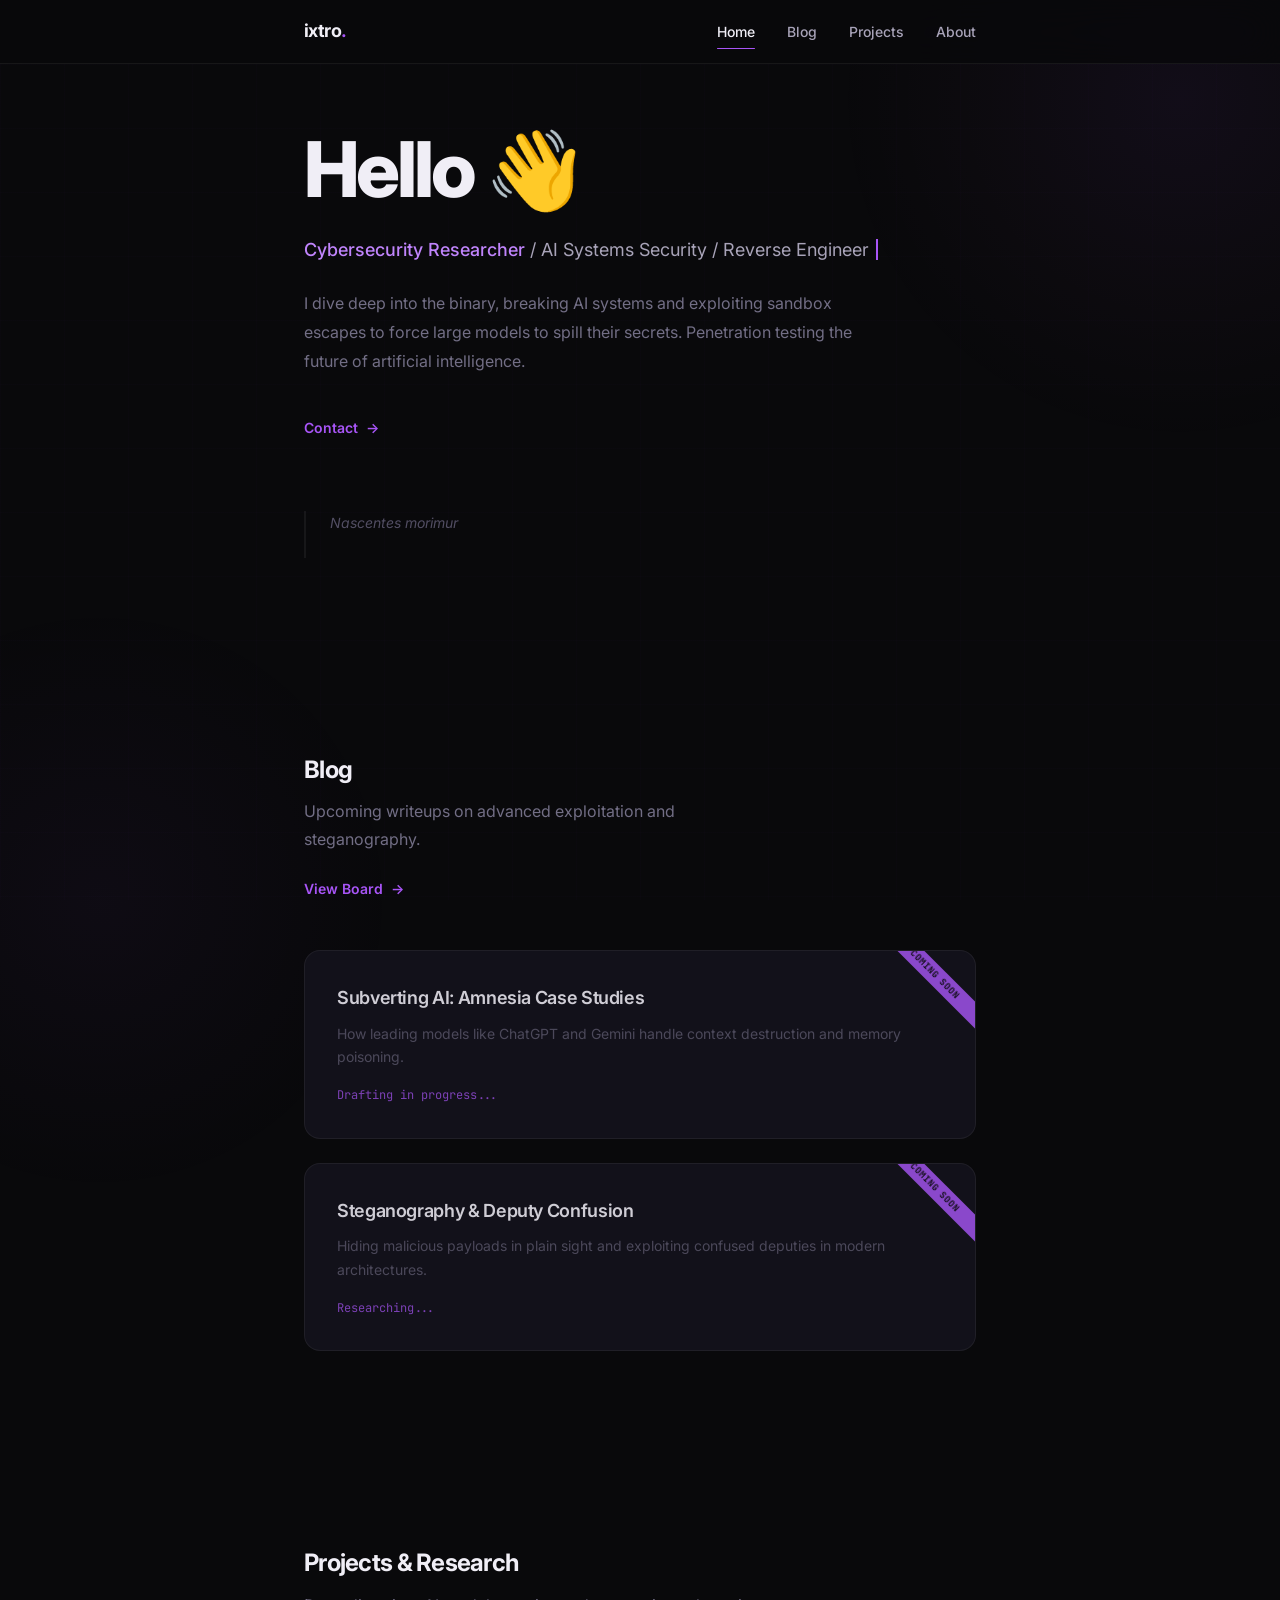
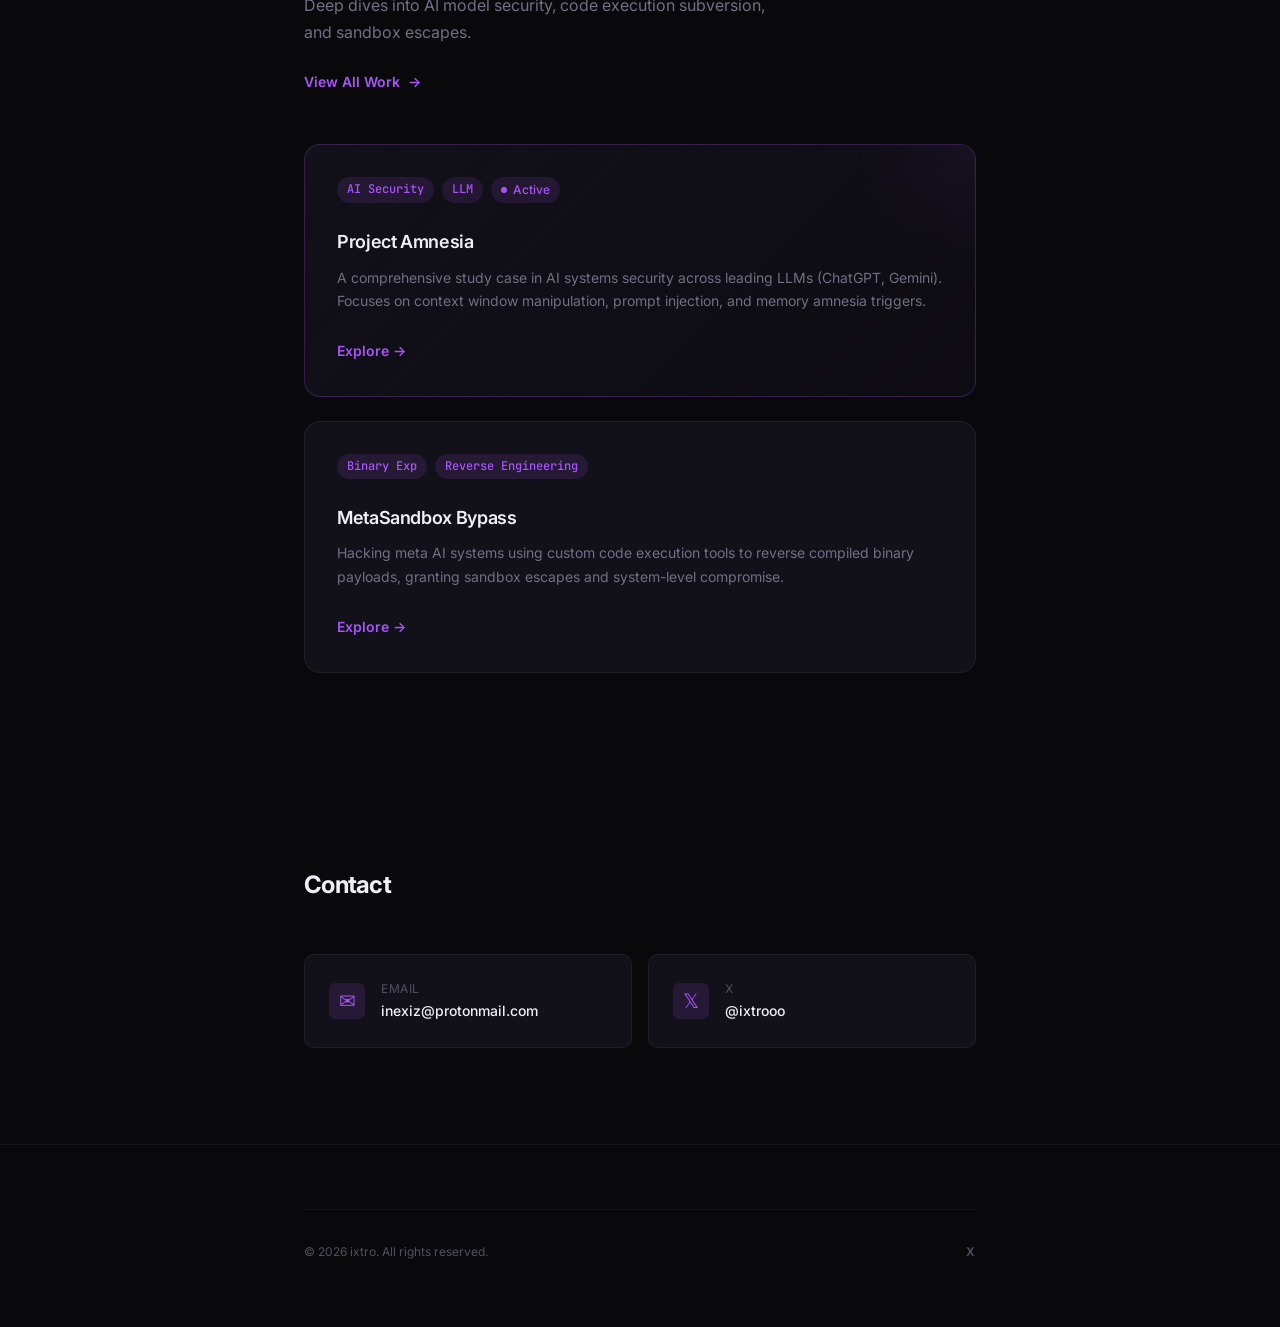
<file: index.html>
<!DOCTYPE html>
<html lang="en">
<head>
  <meta charset="UTF-8">
  <meta name="viewport" content="width=device-width, initial-scale=1.0">
  <title>ixtro — Cybersecurity Researcher</title>
  <meta name="description" content="Cybersecurity researcher, penetration tester, and AI security specialist.">
  <meta name="author" content="ixtro">
  <meta property="og:title" content="ixtro — Cybersecurity Researcher">
  <meta property="og:description" content="Cybersecurity researcher, penetration tester, and AI security specialist.">
  <meta property="og:type" content="website">
  <meta name="theme-color" content="#09090b">
  <link rel="icon" href="favicon.svg" type="image/svg+xml">
  <link rel="stylesheet" href="index.css">
</head>
<body>

  <!-- Navigation -->
  <nav class="nav" id="navbar">
    <div class="nav-inner">
      <a href="index.html" class="nav-logo">ixtro<span class="logo-dot">.</span></a>
      <div class="nav-links">
        <a href="index.html" class="active">Home</a>
        <a href="blog.html">Blog</a>
        <a href="projects.html">Projects</a>
        <a href="about.html">About</a>
      </div>
      <button class="nav-toggle" id="navToggle" aria-label="Toggle menu">
        <span></span>
        <span></span>
        <span></span>
      </button>
    </div>
  </nav>

  <!-- Mobile Menu -->
  <div class="mobile-menu" id="mobileMenu">
    <a href="index.html" class="active">Home</a>
    <a href="blog.html">Blog</a>
    <a href="projects.html">Projects</a>
    <a href="about.html">About</a>
  </div>

  <div class="glow-orb-bottom"></div>

  <main class="container">
    <!-- Hero Section -->
    <section class="hero" id="hero">
      <h1 class="hero-greeting reveal">
        Hello <span class="wave">👋</span>
      </h1>
      <p class="hero-tagline reveal reveal-delay-1">
        <span class="highlight">Cybersecurity Researcher</span> / AI Systems Security / Reverse Engineer
      </p>
      <p class="hero-bio reveal reveal-delay-2">
        I dive deep into the binary, breaking AI systems and exploiting sandbox escapes to force large models to spill their secrets. Penetration testing the future of artificial intelligence.
      </p>
      <a href="mailto:inexiz@protonmail.com" class="hero-cta reveal reveal-delay-3">
        Contact <span class="arrow">→</span>
      </a>

      <div class="mottos reveal reveal-delay-4">
        <p class="motto">
          Nascentes morimur
          <span class="motto-translation">"From the moment we are born, we begin to die."</span>
        </p>
      </div>
    </section>

    <!-- Blog Section -->
    <section class="section reveal" id="blog-section">
      <div class="section-header">
        <h2 class="section-title">Blog</h2>
        <p class="section-subtitle">Upcoming writeups on advanced exploitation and steganography.</p>
        <a href="blog.html" class="section-link">View Board <span>→</span></a>
      </div>

      <div class="card-grid">
        <div class="hint-card reveal reveal-delay-1">
          <h3 class="post-title">Subverting AI: Amnesia Case Studies</h3>
          <p class="post-excerpt">How leading models like ChatGPT and Gemini handle context destruction and memory poisoning.</p>
          <div class="hint-teaser">Drafting in progress...</div>
        </div>

        <div class="hint-card reveal reveal-delay-2">
          <h3 class="post-title">Steganography & Deputy Confusion</h3>
          <p class="post-excerpt">Hiding malicious payloads in plain sight and exploiting confused deputies in modern architectures.</p>
          <div class="hint-teaser">Researching...</div>
        </div>
      </div>
    </section>

    <!-- Projects Section -->
    <section class="section reveal" id="projects-section">
      <div class="section-header">
        <h2 class="section-title">Projects & Research</h2>
        <p class="section-subtitle">Deep dives into AI model security, code execution subversion, and sandbox escapes.</p>
        <a href="projects.html" class="section-link">View All Work <span>→</span></a>
      </div>

      <div class="card-grid">
        <div class="card card-featured reveal reveal-delay-1">
          <div class="card-tags">
            <span class="tag">AI Security</span>
            <span class="tag">LLM</span>
            <span class="status-badge status-active">Active</span>
          </div>
          <h3 class="card-title">Project Amnesia</h3>
          <p class="card-description">A comprehensive study case in AI systems security across leading LLMs (ChatGPT, Gemini). Focuses on context window manipulation, prompt injection, and memory amnesia triggers.</p>
          <a href="projects.html" class="card-link">Explore <span>→</span></a>
        </div>

        <div class="card reveal reveal-delay-2">
          <div class="card-tags">
            <span class="tag">Binary Exp</span>
            <span class="tag">Reverse Engineering</span>
          </div>
          <h3 class="card-title">MetaSandbox Bypass</h3>
          <p class="card-description">Hacking meta AI systems using custom code execution tools to reverse compiled binary payloads, granting sandbox escapes and system-level compromise.</p>
          <a href="projects.html" class="card-link">Explore <span>→</span></a>
        </div>
      </div>
    </section>

    <!-- Contact Section -->
    <section class="section reveal" id="contact-section">
      <div class="section-header">
        <h2 class="section-title">Contact</h2>
      </div>
      <div class="contact-grid">
        <a href="mailto:inexiz@protonmail.com" class="contact-item reveal reveal-delay-1">
          <div class="contact-icon">✉</div>
          <div>
            <div class="contact-label">Email</div>
            <div class="contact-value">inexiz@protonmail.com</div>
          </div>
        </a>
        <a href="https://x.com/ixtrooo" target="_blank" rel="noopener" class="contact-item reveal reveal-delay-2">
          <div class="contact-icon">𝕏</div>
          <div>
            <div class="contact-label">X</div>
            <div class="contact-value">@ixtrooo</div>
          </div>
        </a>
      </div>
    </section>
  </main>

  <!-- Footer -->
  <footer class="footer">
    <div class="footer-inner">
      <div class="footer-bottom">
        <div class="footer-copyright">© 2026 ixtro. All rights reserved.</div>
        <div class="footer-social">
          <a href="https://x.com/ixtrooo" target="_blank" rel="noopener">X</a>
          <!-- Hidden Admin Link -->
          <a href="admin.html" style="opacity: 0.1; position: absolute; right: 0; bottom: 0; width: 20px; height: 20px; text-decoration: none; color: transparent;">π</a>
        </div>
      </div>
    </div>
  </footer>

  <script src="main.js"></script>
</body>
</html>
</file>
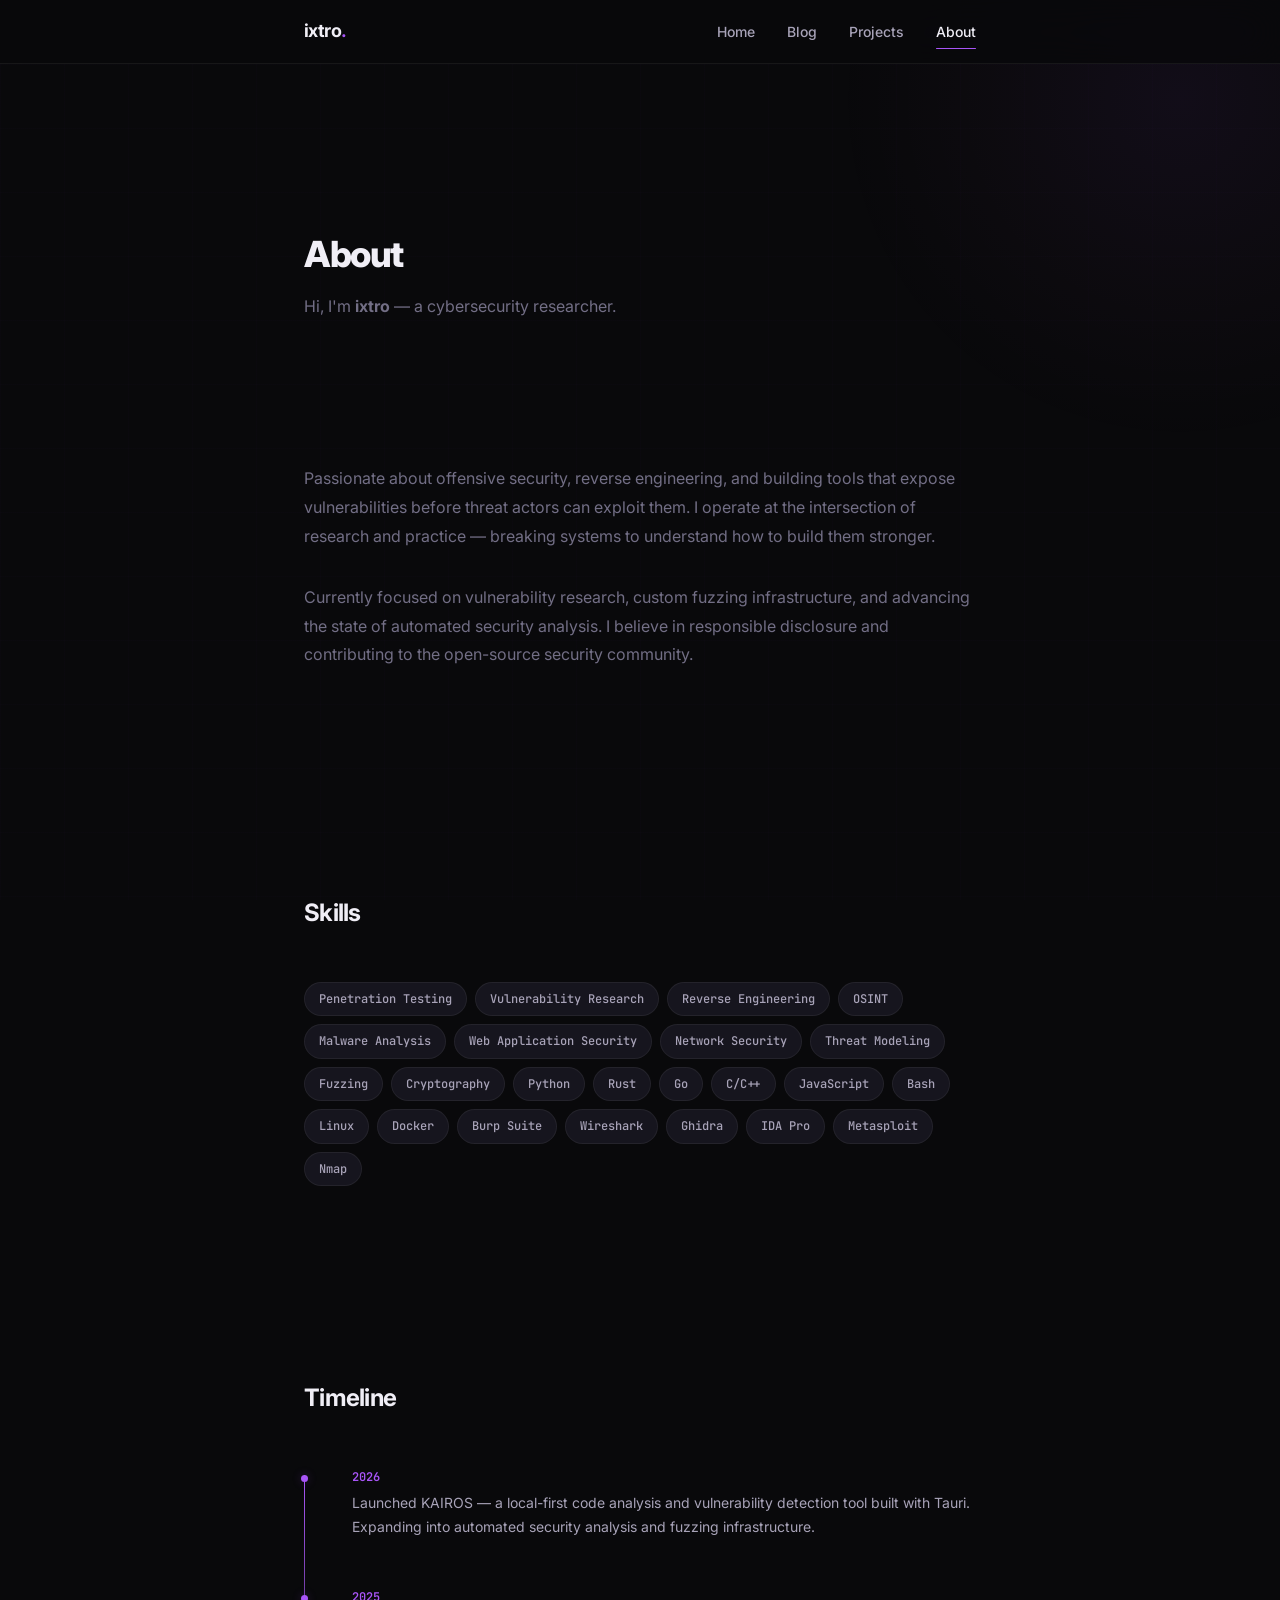
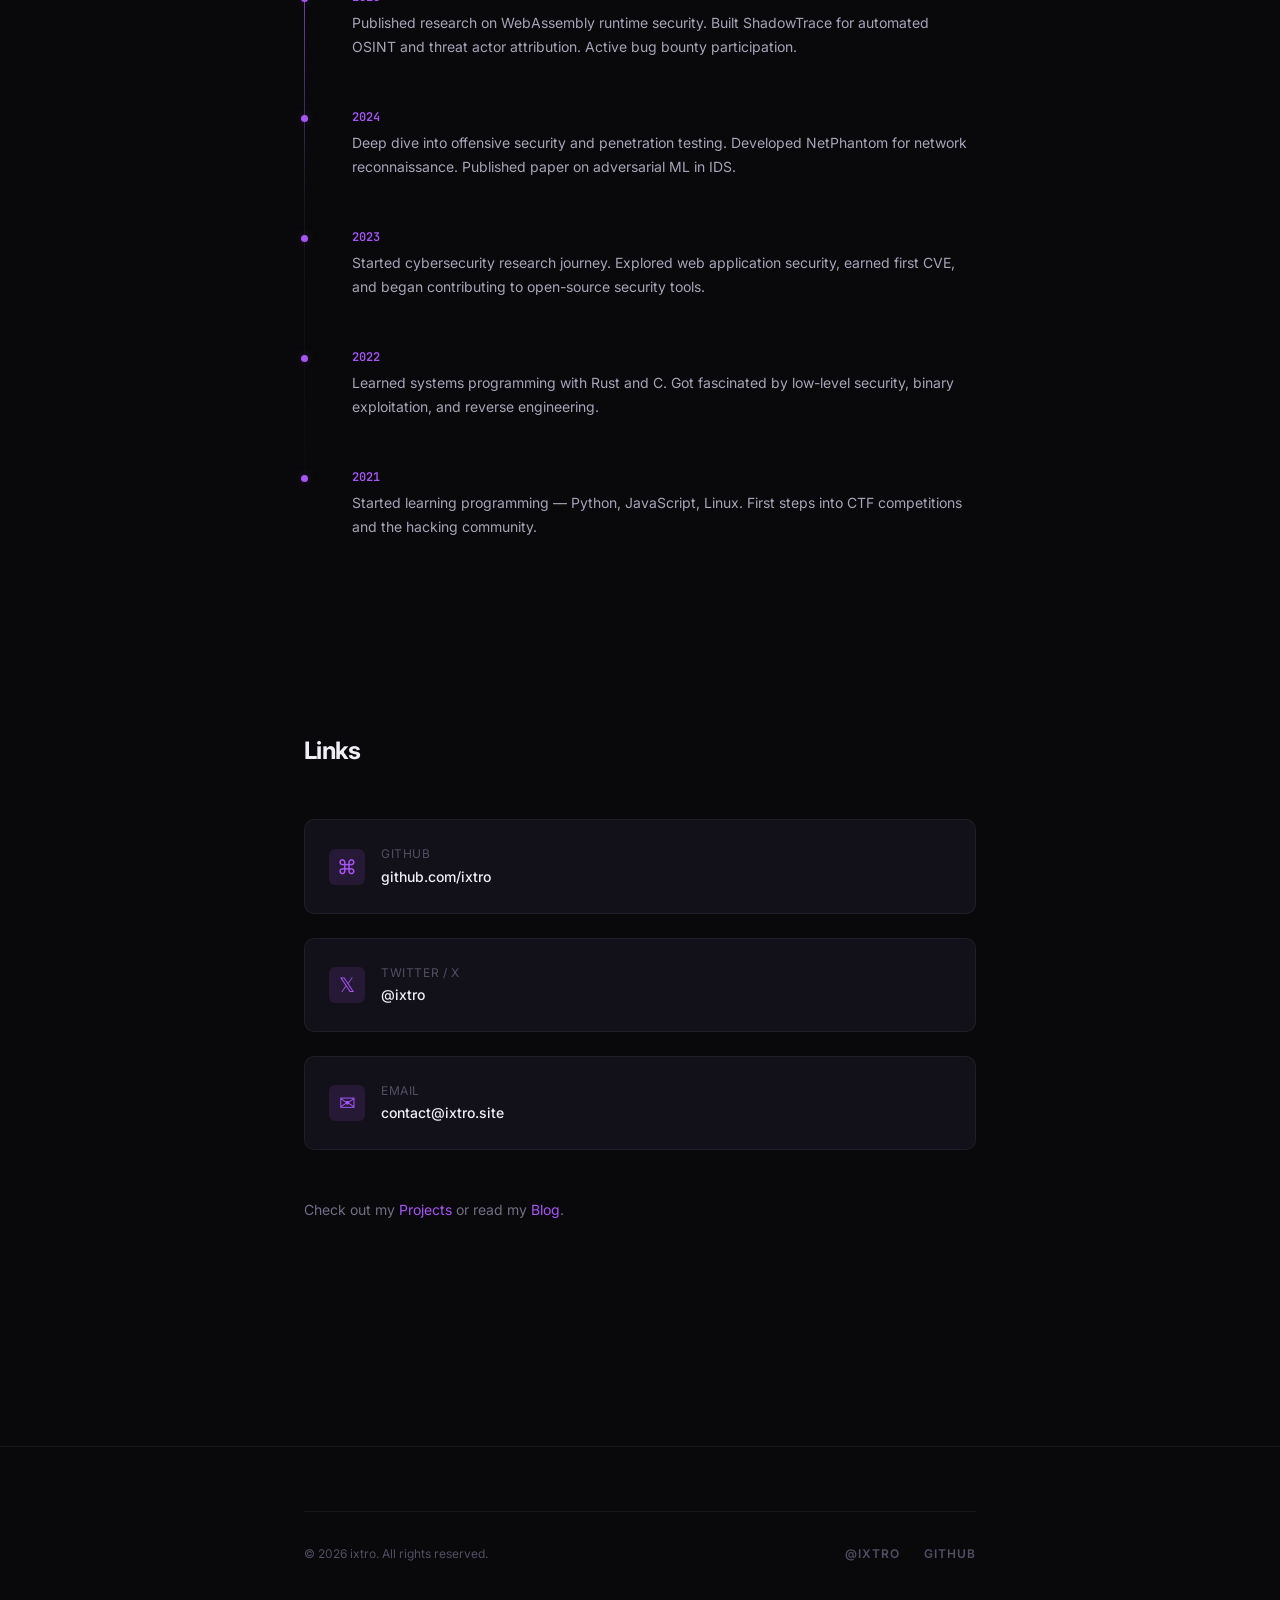
<file: about.html>
<!DOCTYPE html>
<html lang="en">
<head>
  <meta charset="UTF-8">
  <meta name="viewport" content="width=device-width, initial-scale=1.0">
  <title>About | ixtro</title>
  <meta name="description" content="About ixtro — cybersecurity researcher, penetration tester, and digital explorer.">
  <meta name="author" content="ixtro">
  <meta property="og:title" content="About | ixtro">
  <meta property="og:description" content="About ixtro — cybersecurity researcher, penetration tester, and digital explorer.">
  <meta name="theme-color" content="#0a0a0b">
  <link rel="icon" href="favicon.svg" type="image/svg+xml">
  <link rel="stylesheet" href="index.css">
</head>
<body>

  <!-- Navigation -->
  <nav class="nav" id="navbar">
    <div class="nav-inner">
      <a href="index.html" class="nav-logo">ixtro<span class="logo-dot">.</span></a>
      <div class="nav-links">
        <a href="index.html">Home</a>
        <a href="blog.html">Blog</a>
        <a href="projects.html">Projects</a>
        <a href="about.html" class="active">About</a>
      </div>
      <button class="nav-toggle" id="navToggle" aria-label="Toggle menu">
        <span></span>
        <span></span>
        <span></span>
      </button>
    </div>
  </nav>

  <!-- Mobile Menu -->
  <div class="mobile-menu" id="mobileMenu">
    <a href="index.html">Home</a>
    <a href="blog.html">Blog</a>
    <a href="projects.html">Projects</a>
    <a href="about.html" class="active">About</a>
  </div>

  <main class="container page-content">
    <!-- Page Header -->
    <header class="page-header reveal">
      <h1 class="page-title">About</h1>
      <p class="page-description">
        Hi, I'm <strong>ixtro</strong> — a cybersecurity researcher.
      </p>
    </header>

    <!-- Bio -->
    <section class="section reveal">
      <p class="hero-bio" style="max-width: 100%;">
        Passionate about offensive security, reverse engineering, and building tools that expose 
        vulnerabilities before threat actors can exploit them. I operate at the intersection of 
        research and practice — breaking systems to understand how to build them stronger.
      </p>
      <p class="hero-bio" style="max-width: 100%; margin-top: var(--space-md);">
        Currently focused on vulnerability research, custom fuzzing infrastructure, and 
        advancing the state of automated security analysis. I believe in responsible disclosure 
        and contributing to the open-source security community.
      </p>
    </section>

    <!-- Skills -->
    <section class="section reveal">
      <div class="section-header">
        <h2 class="section-title">Skills</h2>
      </div>
      <div class="skills-grid">
        <span class="skill-badge">Penetration Testing</span>
        <span class="skill-badge">Vulnerability Research</span>
        <span class="skill-badge">Reverse Engineering</span>
        <span class="skill-badge">OSINT</span>
        <span class="skill-badge">Malware Analysis</span>
        <span class="skill-badge">Web Application Security</span>
        <span class="skill-badge">Network Security</span>
        <span class="skill-badge">Threat Modeling</span>
        <span class="skill-badge">Fuzzing</span>
        <span class="skill-badge">Cryptography</span>
        <span class="skill-badge">Python</span>
        <span class="skill-badge">Rust</span>
        <span class="skill-badge">Go</span>
        <span class="skill-badge">C/C++</span>
        <span class="skill-badge">JavaScript</span>
        <span class="skill-badge">Bash</span>
        <span class="skill-badge">Linux</span>
        <span class="skill-badge">Docker</span>
        <span class="skill-badge">Burp Suite</span>
        <span class="skill-badge">Wireshark</span>
        <span class="skill-badge">Ghidra</span>
        <span class="skill-badge">IDA Pro</span>
        <span class="skill-badge">Metasploit</span>
        <span class="skill-badge">Nmap</span>
      </div>
    </section>

    <!-- Timeline -->
    <section class="section reveal">
      <div class="section-header">
        <h2 class="section-title">Timeline</h2>
      </div>
      <div class="timeline">
        <div class="timeline-item reveal">
          <div class="timeline-year">2026</div>
          <div class="timeline-content">
            Launched KAIROS — a local-first code analysis and vulnerability detection tool built with Tauri. 
            Expanding into automated security analysis and fuzzing infrastructure.
          </div>
        </div>
        <div class="timeline-item reveal">
          <div class="timeline-year">2025</div>
          <div class="timeline-content">
            Published research on WebAssembly runtime security. Built ShadowTrace for automated OSINT 
            and threat actor attribution. Active bug bounty participation.
          </div>
        </div>
        <div class="timeline-item reveal">
          <div class="timeline-year">2024</div>
          <div class="timeline-content">
            Deep dive into offensive security and penetration testing. Developed NetPhantom for 
            network reconnaissance. Published paper on adversarial ML in IDS.
          </div>
        </div>
        <div class="timeline-item reveal">
          <div class="timeline-year">2023</div>
          <div class="timeline-content">
            Started cybersecurity research journey. Explored web application security, 
            earned first CVE, and began contributing to open-source security tools.
          </div>
        </div>
        <div class="timeline-item reveal">
          <div class="timeline-year">2022</div>
          <div class="timeline-content">
            Learned systems programming with Rust and C. Got fascinated by low-level 
            security, binary exploitation, and reverse engineering.
          </div>
        </div>
        <div class="timeline-item reveal">
          <div class="timeline-year">2021</div>
          <div class="timeline-content">
            Started learning programming — Python, JavaScript, Linux. First steps into 
            CTF competitions and the hacking community.
          </div>
        </div>
      </div>
    </section>

    <!-- Links -->
    <section class="section reveal">
      <div class="section-header">
        <h2 class="section-title">Links</h2>
      </div>
      <div class="card-grid">
        <a href="https://github.com/ixtro" target="_blank" rel="noopener" class="contact-item reveal reveal-delay-1">
          <div class="contact-icon">⌘</div>
          <div>
            <div class="contact-label">GitHub</div>
            <div class="contact-value">github.com/ixtro</div>
          </div>
        </a>
        <a href="https://twitter.com/ixtro" target="_blank" rel="noopener" class="contact-item reveal reveal-delay-2">
          <div class="contact-icon">𝕏</div>
          <div>
            <div class="contact-label">Twitter / X</div>
            <div class="contact-value">@ixtro</div>
          </div>
        </a>
        <a href="mailto:contact@ixtro.site" class="contact-item reveal reveal-delay-3">
          <div class="contact-icon">✉</div>
          <div>
            <div class="contact-label">Email</div>
            <div class="contact-value">contact@ixtro.site</div>
          </div>
        </a>
      </div>
      <p style="margin-top: var(--space-2xl); color: var(--text-tertiary); font-size: var(--text-sm);">
        Check out my <a href="projects.html" style="color: var(--accent);">Projects</a> or read my <a href="blog.html" style="color: var(--accent);">Blog</a>.
      </p>
    </section>
  </main>

  <!-- Footer -->
  <footer class="footer">
    <div class="footer-inner">
      <div class="footer-bottom">
        <div class="footer-copyright">© 2026 ixtro. All rights reserved.</div>
        <div class="footer-social">
          <a href="https://twitter.com/ixtro" target="_blank" rel="noopener">@IXTRO</a>
          <a href="https://github.com/ixtro" target="_blank" rel="noopener">GITHUB</a>
        </div>
      </div>
    </div>
  </footer>

  <script src="main.js"></script>
</body>
</html>
</file>
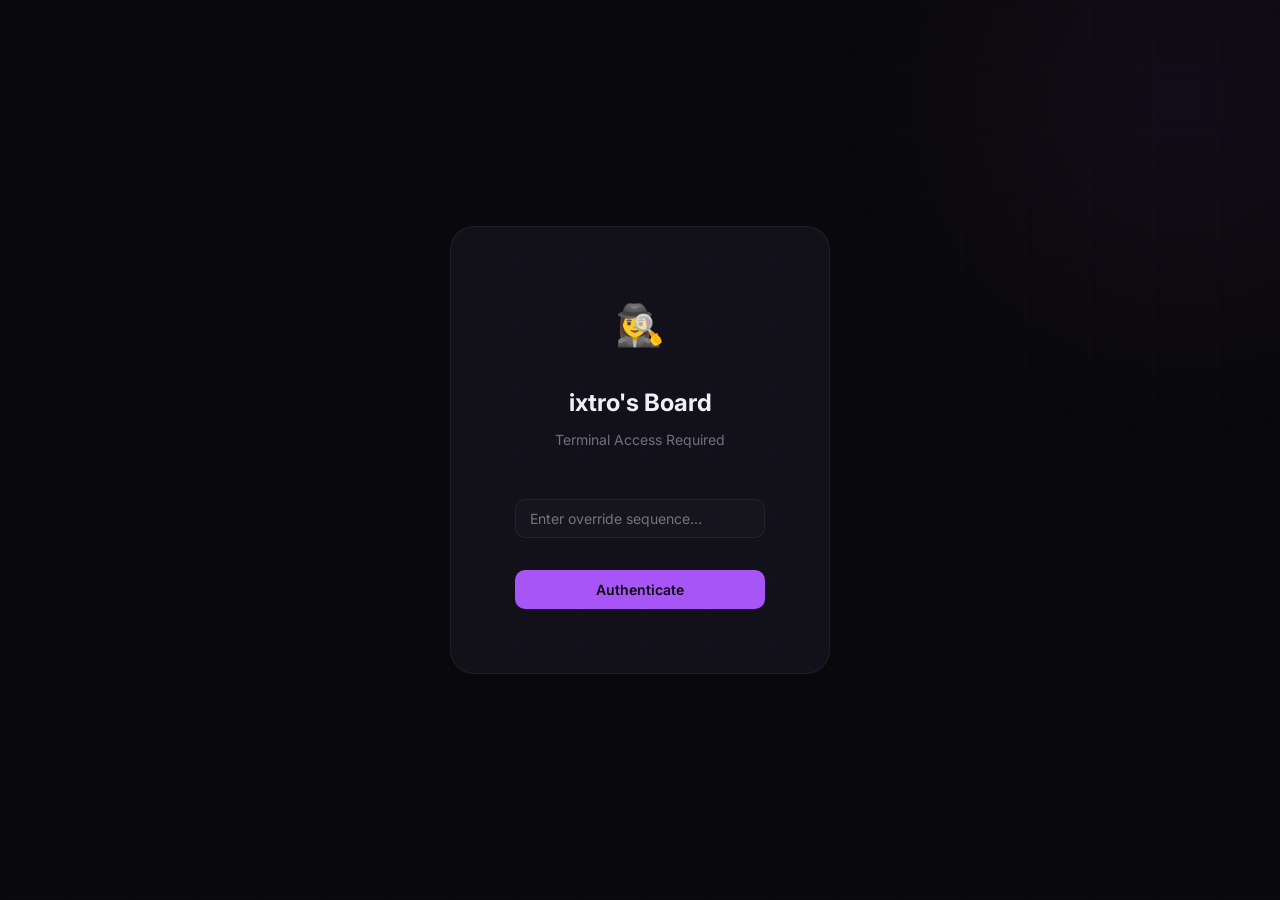
<file: admin.html>
<!DOCTYPE html>
<html lang="en">
<head>
  <meta charset="UTF-8">
  <meta name="viewport" content="width=device-width, initial-scale=1.0">
  <title>Admin Panel | ixtro</title>
  <meta name="robots" content="noindex, nofollow">
  <meta name="theme-color" content="#09090b">
  <link rel="icon" href="favicon.svg" type="image/svg+xml">
  <link rel="stylesheet" href="index.css">
  <style>
    /* Prevent raw content from showing before auth check */
    body { display: none; }
    body.auth-checked { display: block; }
  </style>
</head>
<body>

  <!-- Login Section -->
  <div id="login-view" class="admin-login" style="display: none;">
    <div class="login-card">
      <div class="logo-icon">🕵️‍♀️</div>
      <h1>ixtro's Board</h1>
      <p>Terminal Access Required</p>
      
      <form id="login-form">
        <div class="form-group">
          <input type="password" id="admin-password" class="admin-input" placeholder="Enter override sequence..." autocomplete="off">
        </div>
        <button type="submit" class="btn btn-primary btn-block">Authenticate</button>
      </form>
    </div>
  </div>

  <!-- Admin Dashboard -->
  <div id="dashboard-view" class="admin-layout" style="display: none;">
    <header class="admin-header">
      <h1>Dashboard <span style="color: var(--accent); font-weight: 300;">// IXTRO</span></h1>
      <button id="btn-logout" class="btn btn-secondary btn-sm">Logout</button>
    </header>

    <div class="admin-tabs">
      <button class="admin-tab active" data-tab="blogs">Blog Drafts</button>
      <button class="admin-tab" data-tab="projects">Projects</button>
    </div>

    <!-- Blogs Tab -->
    <div id="tab-blogs" class="tab-content">
      <div style="display: flex; justify-content: space-between; align-items: center; margin-bottom: var(--space-xl);">
        <h2>Private Writeups</h2>
        <button class="btn btn-primary btn-sm" onclick="openEditor('blog')">+ New Draft</button>
      </div>
      
      <div id="admin-blog-list">
        <!-- Rendered by JS -->
      </div>
    </div>

    <!-- Projects Tab -->
    <div id="tab-projects" class="tab-content" style="display: none;">
      <div style="display: flex; justify-content: space-between; align-items: center; margin-bottom: var(--space-xl);">
        <h2>Research Tracking</h2>
        <button class="btn btn-primary btn-sm" onclick="openEditor('project')">+ New Project</button>
      </div>
      
      <div id="admin-project-list">
        <!-- Rendered by JS -->
      </div>
    </div>
  </div>

  <!-- Editor Modal -->
  <div id="editor-modal" class="modal-overlay">
    <div class="modal">
      <div class="modal-header">
        <h2 id="modal-title">Edit Entry</h2>
        <button class="modal-close" onclick="closeEditor()">×</button>
      </div>
      <form id="editor-form">
        <input type="hidden" id="entry-id">
        <input type="hidden" id="entry-type">
        
        <div class="form-group">
          <label class="admin-label">Title</label>
          <input type="text" id="entry-title" class="admin-input" required>
        </div>
        
        <div class="form-group">
          <label class="admin-label">Tags (comma separated)</label>
          <input type="text" id="entry-tags" class="admin-input" placeholder="e.g. Reverse Engineering, AI Security">
        </div>
        
        <div class="form-group">
          <label class="admin-label">Status</label>
          <select id="entry-status" class="admin-select">
            <option value="draft">Draft (Hidden)</option>
            <option value="published">Published (Public)</option>
          </select>
        </div>
        
        <div class="form-group">
          <label class="admin-label">Content / Description</label>
          <textarea id="entry-content" class="admin-textarea" required></textarea>
        </div>
        
        <div class="modal-actions">
          <button type="button" class="btn btn-secondary" onclick="closeEditor()">Cancel</button>
          <button type="submit" class="btn btn-primary">Save Changes</button>
        </div>
      </form>
    </div>
  </div>

  <div id="toast-container" class="toast-container"></div>

  <script src="admin.js"></script>
</body>
</html>
</file>
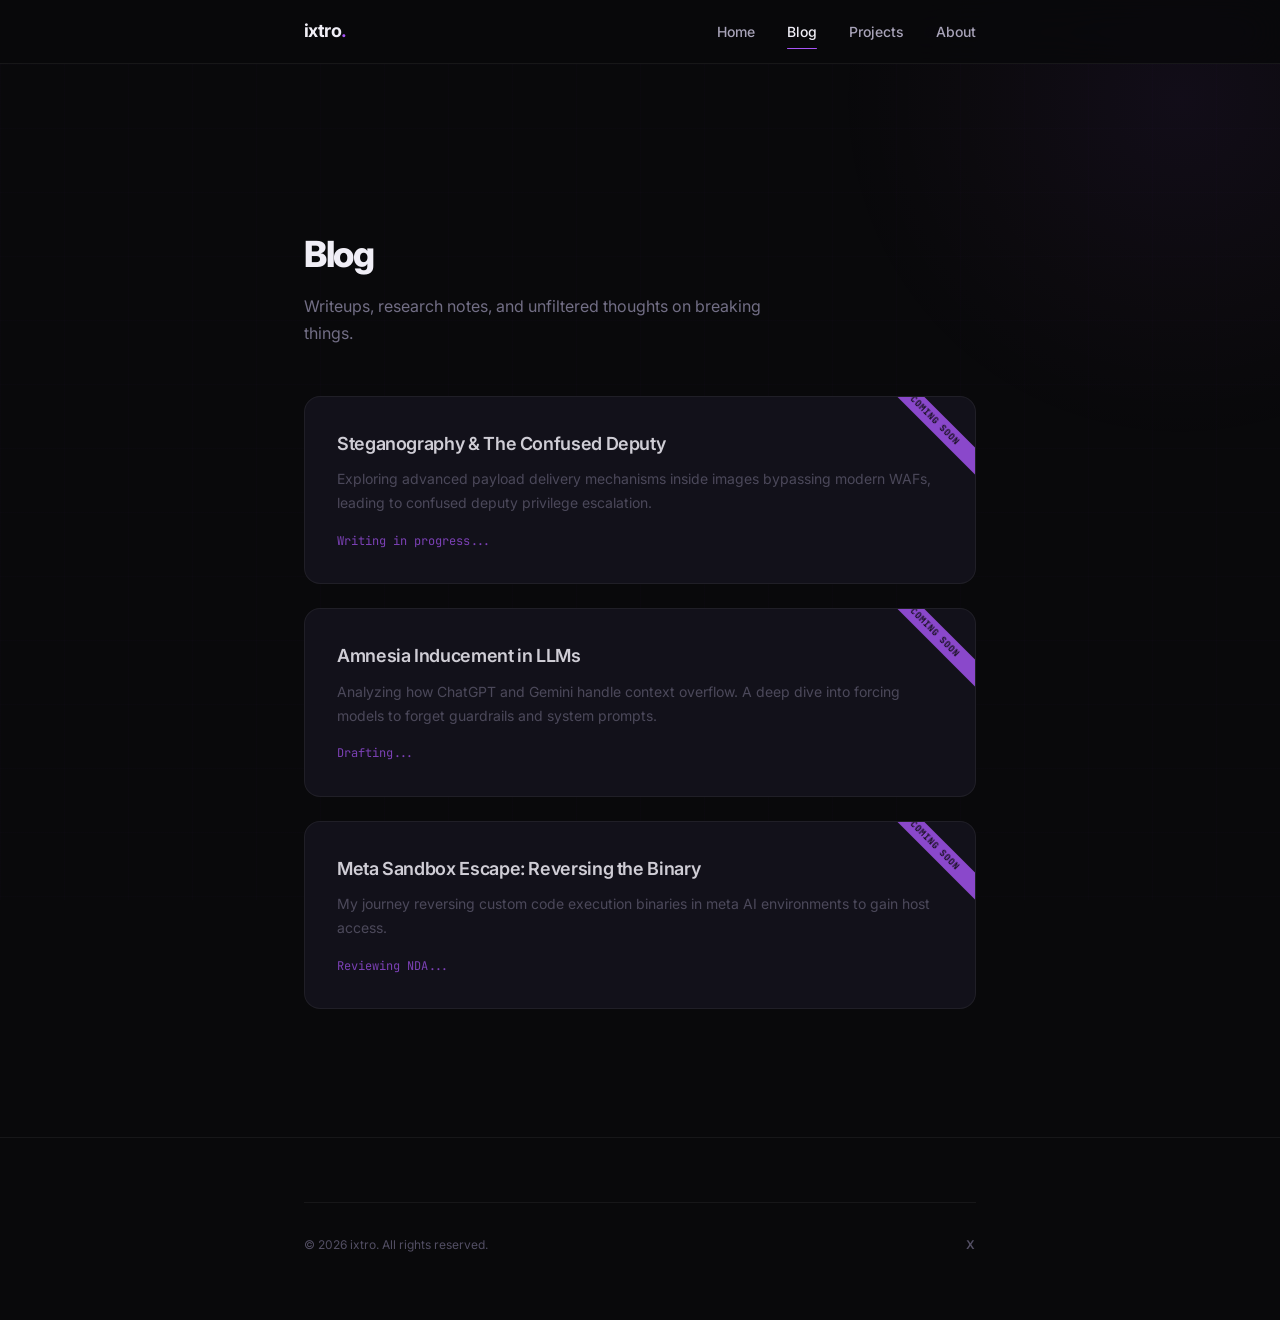
<file: blog.html>
<!DOCTYPE html>
<html lang="en">
<head>
  <meta charset="UTF-8">
  <meta name="viewport" content="width=device-width, initial-scale=1.0">
  <title>Blog | ixtro</title>
  <meta name="description" content="Thoughts, writeups, and research by ixtro.">
  <meta name="author" content="ixtro">
  <meta property="og:title" content="Blog | ixtro">
  <meta property="og:description" content="Thoughts, writeups, and research by ixtro.">
  <meta name="theme-color" content="#09090b">
  <link rel="icon" href="favicon.svg" type="image/svg+xml">
  <link rel="stylesheet" href="index.css">
</head>
<body>

  <!-- Navigation -->
  <nav class="nav" id="navbar">
    <div class="nav-inner">
      <a href="index.html" class="nav-logo">ixtro<span class="logo-dot">.</span></a>
      <div class="nav-links">
        <a href="index.html">Home</a>
        <a href="blog.html" class="active">Blog</a>
        <a href="projects.html">Projects</a>
        <a href="about.html">About</a>
      </div>
      <button class="nav-toggle" id="navToggle" aria-label="Toggle menu">
        <span></span>
        <span></span>
        <span></span>
      </button>
    </div>
  </nav>

  <!-- Mobile Menu -->
  <div class="mobile-menu" id="mobileMenu">
    <a href="index.html">Home</a>
    <a href="blog.html" class="active">Blog</a>
    <a href="projects.html">Projects</a>
    <a href="about.html">About</a>
  </div>

  <main class="container page-content">
    <!-- Page Header -->
    <header class="page-header reveal">
      <h1 class="page-title">Blog</h1>
      <p class="page-description">Writeups, research notes, and unfiltered thoughts on breaking things.</p>
    </header>

    <!-- Dynamic Blog Posts Container -->
    <div id="blog-container" class="card-grid">
      
      <!-- Hardcoded hints -->
      <div class="hint-card reveal">
        <h3 class="post-title">Steganography & The Confused Deputy</h3>
        <p class="post-excerpt">
          Exploring advanced payload delivery mechanisms inside images bypassing modern WAFs, leading to confused deputy privilege escalation.
        </p>
        <div class="hint-teaser">Writing in progress...</div>
      </div>

      <div class="hint-card reveal reveal-delay-1">
        <h3 class="post-title">Amnesia Inducement in LLMs</h3>
        <p class="post-excerpt">
          Analyzing how ChatGPT and Gemini handle context overflow. A deep dive into forcing models to forget guardrails and system prompts.
        </p>
        <div class="hint-teaser">Drafting...</div>
      </div>

      <div class="hint-card reveal reveal-delay-2">
        <h3 class="post-title">Meta Sandbox Escape: Reversing the Binary</h3>
        <p class="post-excerpt">
          My journey reversing custom code execution binaries in meta AI environments to gain host access.
        </p>
        <div class="hint-teaser">Reviewing NDA...</div>
      </div>

    </div>
  </main>

  <!-- Footer -->
  <footer class="footer">
    <div class="footer-inner">
      <div class="footer-bottom">
        <div class="footer-copyright">© 2026 ixtro. All rights reserved.</div>
        <div class="footer-social">
          <a href="https://x.com/ixtrooo" target="_blank" rel="noopener">X</a>
        </div>
      </div>
    </div>
  </footer>

  <script src="main.js"></script>
  <script src="content-loader.js"></script>
</body>
</html>
</file>
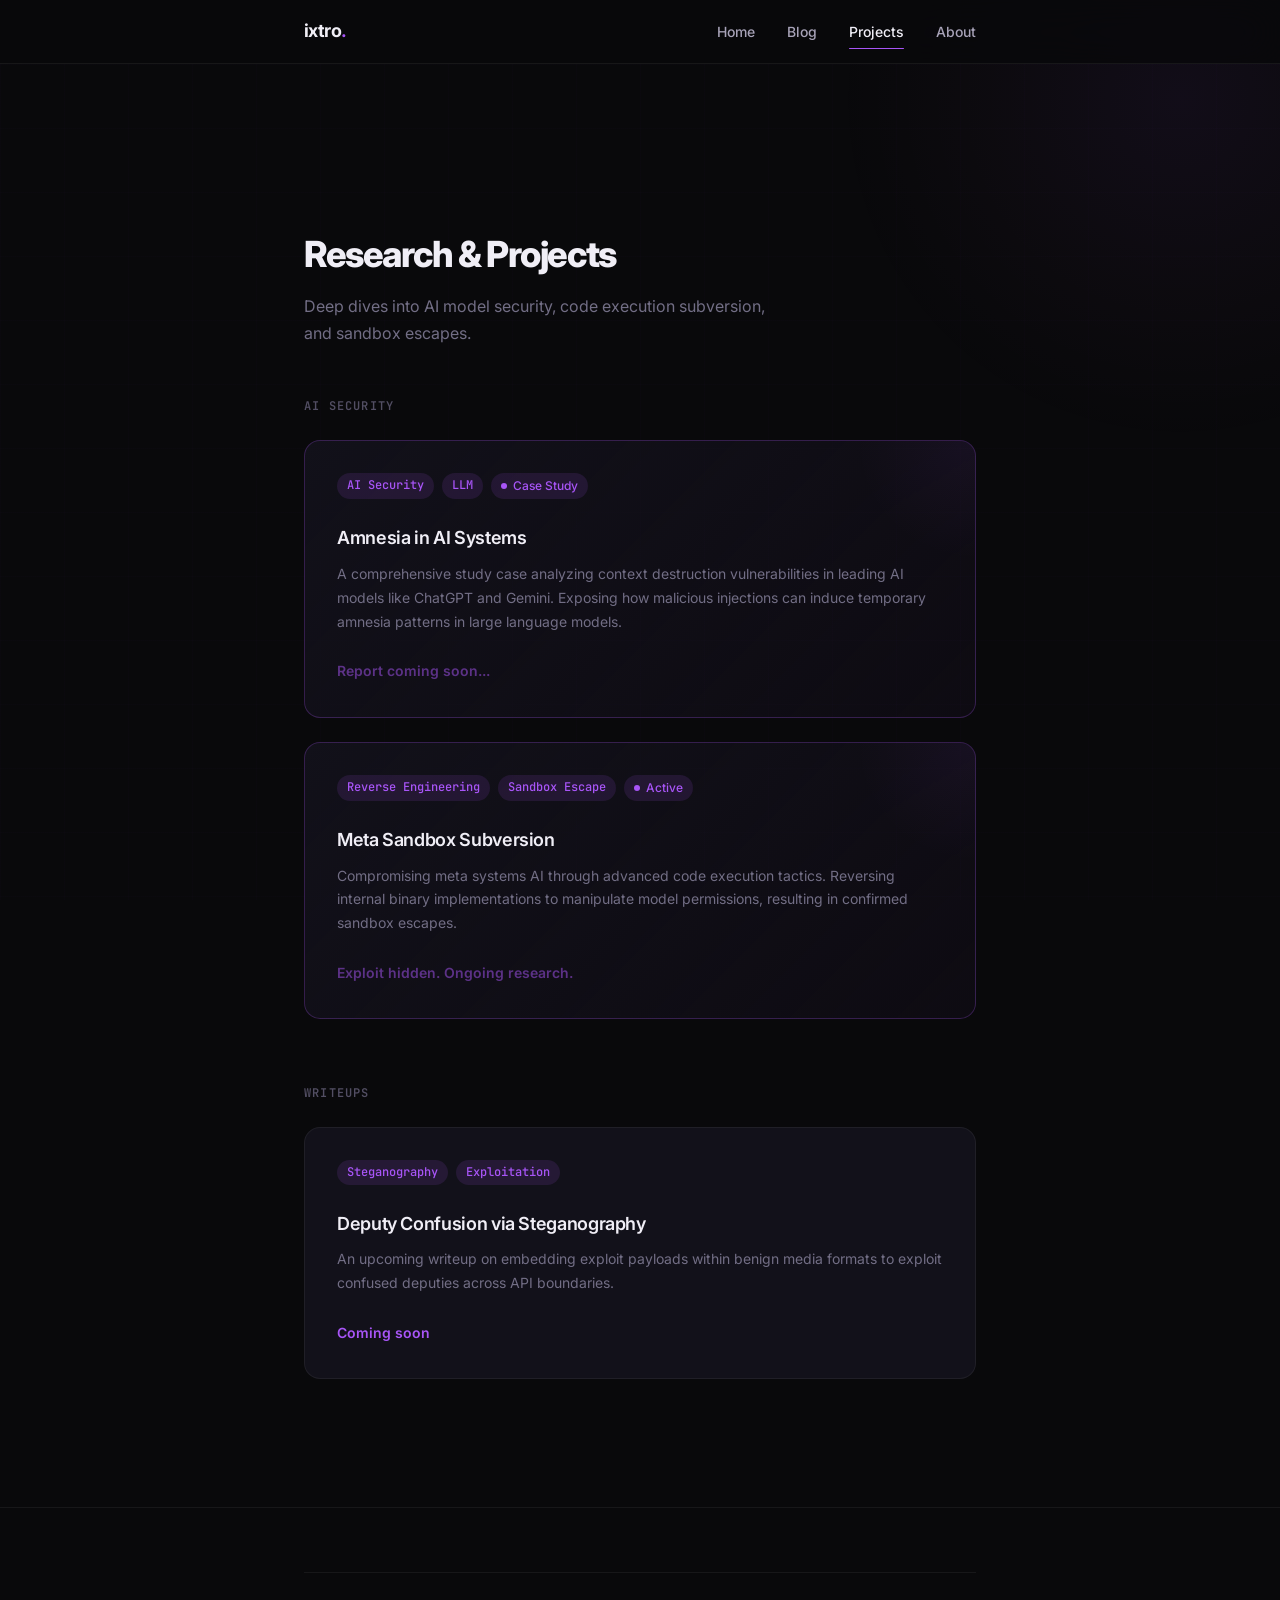
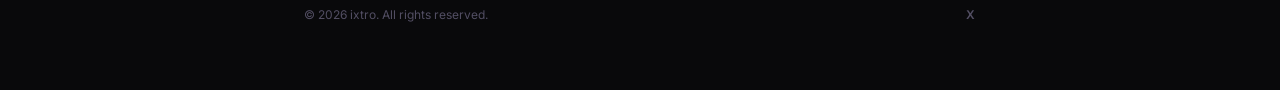
<file: projects.html>
<!DOCTYPE html>
<html lang="en">
<head>
  <meta charset="UTF-8">
  <meta name="viewport" content="width=device-width, initial-scale=1.0">
  <title>Projects | ixtro</title>
  <meta name="description" content="AI Security research, sandbox escapes, and reverse engineering.">
  <meta name="author" content="ixtro">
  <meta property="og:title" content="Projects | ixtro">
  <meta property="og:description" content="AI Security research, sandbox escapes, and reverse engineering.">
  <meta name="theme-color" content="#09090b">
  <link rel="icon" href="favicon.svg" type="image/svg+xml">
  <link rel="stylesheet" href="index.css">
</head>
<body>

  <!-- Navigation -->
  <nav class="nav" id="navbar">
    <div class="nav-inner">
      <a href="index.html" class="nav-logo">ixtro<span class="logo-dot">.</span></a>
      <div class="nav-links">
        <a href="index.html">Home</a>
        <a href="blog.html">Blog</a>
        <a href="projects.html" class="active">Projects</a>
        <a href="about.html">About</a>
      </div>
      <button class="nav-toggle" id="navToggle" aria-label="Toggle menu">
        <span></span>
        <span></span>
        <span></span>
      </button>
    </div>
  </nav>

  <!-- Mobile Menu -->
  <div class="mobile-menu" id="mobileMenu">
    <a href="index.html">Home</a>
    <a href="blog.html">Blog</a>
    <a href="projects.html" class="active">Projects</a>
    <a href="about.html">About</a>
  </div>

  <main class="container page-content">
    <!-- Page Header -->
    <header class="page-header reveal">
      <h1 class="page-title">Research & Projects</h1>
      <p class="page-description">Deep dives into AI model security, code execution subversion, and sandbox escapes.</p>
    </header>

    <!-- Public Projects Container (Admin panel handles hidden ones) -->
    <div id="projects-container">
      <!-- AI Security -->
      <div class="category-label reveal">AI Security</div>

      <div class="card-grid">
        <div class="card card-featured reveal reveal-delay-1">
          <div class="card-tags">
            <span class="tag">AI Security</span>
            <span class="tag">LLM</span>
            <span class="status-badge status-active">Case Study</span>
          </div>
          <h3 class="card-title">Amnesia in AI Systems</h3>
          <p class="card-description">
            A comprehensive study case analyzing context destruction vulnerabilities in leading AI models like ChatGPT and Gemini. Exposing how malicious injections can induce temporary amnesia patterns in large language models.
          </p>
          <span class="card-link" style="opacity:0.5">Report coming soon...</span>
        </div>

        <div class="card card-featured reveal reveal-delay-2">
          <div class="card-tags">
            <span class="tag">Reverse Engineering</span>
            <span class="tag">Sandbox Escape</span>
            <span class="status-badge status-active">Active</span>
          </div>
          <h3 class="card-title">Meta Sandbox Subversion</h3>
          <p class="card-description">
            Compromising meta systems AI through advanced code execution tactics. Reversing internal binary implementations to manipulate model permissions, resulting in confirmed sandbox escapes.
          </p>
          <span class="card-link" style="opacity:0.5">Exploit hidden. Ongoing research.</span>
        </div>
      </div>

      <!-- Published Work -->
      <div class="category-label reveal">Writeups</div>

      <div class="card-grid">
        <div class="card reveal">
          <div class="card-tags">
            <span class="tag">Steganography</span>
            <span class="tag">Exploitation</span>
          </div>
          <h3 class="card-title">Deputy Confusion via Steganography</h3>
          <p class="card-description">
            An upcoming writeup on embedding exploit payloads within benign media formats to exploit confused deputies across API boundaries.
          </p>
          <span class="card-link">Coming soon</span>
        </div>
      </div>
    </div>
  </main>

  <!-- Footer -->
  <footer class="footer">
    <div class="footer-inner">
      <div class="footer-bottom">
        <div class="footer-copyright">© 2026 ixtro. All rights reserved.</div>
        <div class="footer-social">
          <a href="https://x.com/ixtrooo" target="_blank" rel="noopener">X</a>
        </div>
      </div>
    </div>
  </footer>

  <script src="main.js"></script>
  <!-- Load dynamic content if any -->
  <script src="content-loader.js"></script>
</body>
</html>
</file>
<file: index.css>
/* ============================================
   ixtro — Design System
   Cybersecurity Researcher Portfolio
   Purple Hacker Aesthetic
   ============================================ */

@import url('https://fonts.googleapis.com/css2?family=Inter:wght@300;400;500;600;700;800;900&family=JetBrains+Mono:wght@400;500;600&display=swap');

/* ── CSS Custom Properties ── */
:root {
  /* Colors — Purple Hacker Palette */
  --bg-primary: #09090b;
  --bg-secondary: #0f0f14;
  --bg-tertiary: #16151e;
  --bg-card: #12111a;
  --bg-card-hover: #1a1826;
  --bg-nav: rgba(9, 9, 11, 0.88);

  --text-primary: #f0eef6;
  --text-secondary: #a8a3b8;
  --text-tertiary: #726e85;
  --text-muted: #524e63;

  --accent: #a855f7;
  --accent-light: #c084fc;
  --accent-dim: rgba(168, 85, 247, 0.12);
  --accent-glow: rgba(168, 85, 247, 0.25);
  --accent-secondary: #e879f9;
  --accent-gradient: linear-gradient(135deg, #a855f7, #e879f9);

  --border: rgba(255, 255, 255, 0.06);
  --border-hover: rgba(255, 255, 255, 0.12);
  --border-accent: rgba(168, 85, 247, 0.25);

  /* Typography */
  --font-sans: 'Inter', -apple-system, BlinkMacSystemFont, 'Segoe UI', sans-serif;
  --font-mono: 'JetBrains Mono', 'Fira Code', monospace;

  --text-xs: 0.75rem;
  --text-sm: 0.875rem;
  --text-base: 1rem;
  --text-lg: 1.125rem;
  --text-xl: 1.25rem;
  --text-2xl: 1.5rem;
  --text-3xl: 1.875rem;
  --text-4xl: 2.25rem;
  --text-5xl: 3rem;
  --text-6xl: 3.75rem;
  --text-hero: clamp(2.5rem, 6vw, 5rem);

  /* Spacing */
  --space-xs: 0.25rem;
  --space-sm: 0.5rem;
  --space-md: 1rem;
  --space-lg: 1.5rem;
  --space-xl: 2rem;
  --space-2xl: 3rem;
  --space-3xl: 4rem;
  --space-4xl: 6rem;
  --space-5xl: 8rem;

  /* Layout */
  --max-width: 720px;
  --nav-height: 64px;

  /* Transitions */
  --ease-out: cubic-bezier(0.16, 1, 0.3, 1);
  --ease-in-out: cubic-bezier(0.65, 0, 0.35, 1);
  --duration-fast: 150ms;
  --duration-normal: 300ms;
  --duration-slow: 500ms;

  /* Radius */
  --radius-sm: 6px;
  --radius-md: 10px;
  --radius-lg: 16px;
  --radius-xl: 24px;
}

/* ── Reset & Base ── */
*,
*::before,
*::after {
  margin: 0;
  padding: 0;
  box-sizing: border-box;
}

html {
  scroll-behavior: smooth;
  -webkit-font-smoothing: antialiased;
  -moz-osx-font-smoothing: grayscale;
  text-rendering: optimizeLegibility;
}

body {
  font-family: var(--font-sans);
  font-size: var(--text-base);
  line-height: 1.7;
  color: var(--text-primary);
  background-color: var(--bg-primary);
  min-height: 100vh;
  overflow-x: hidden;
  position: relative;
}

/* Subtle grid background */
body::before {
  content: '';
  position: fixed;
  inset: 0;
  background-image:
    linear-gradient(rgba(168, 85, 247, 0.015) 1px, transparent 1px),
    linear-gradient(90deg, rgba(168, 85, 247, 0.015) 1px, transparent 1px);
  background-size: 64px 64px;
  pointer-events: none;
  z-index: 0;
}

/* Glow orbs */
body::after {
  content: '';
  position: fixed;
  top: -250px;
  right: -250px;
  width: 700px;
  height: 700px;
  background: radial-gradient(circle, rgba(168, 85, 247, 0.06) 0%, rgba(232, 121, 249, 0.02) 40%, transparent 70%);
  pointer-events: none;
  z-index: 0;
}

.glow-orb-bottom {
  position: fixed;
  bottom: -300px;
  left: -200px;
  width: 600px;
  height: 600px;
  background: radial-gradient(circle, rgba(168, 85, 247, 0.04) 0%, transparent 70%);
  pointer-events: none;
  z-index: 0;
}

a {
  color: inherit;
  text-decoration: none;
  transition: color var(--duration-fast) var(--ease-out);
}

img {
  max-width: 100%;
  height: auto;
  display: block;
}

ul, ol {
  list-style: none;
}

::selection {
  background: var(--accent-dim);
  color: var(--accent-light);
}

/* ── Scrollbar ── */
::-webkit-scrollbar {
  width: 6px;
}
::-webkit-scrollbar-track {
  background: var(--bg-primary);
}
::-webkit-scrollbar-thumb {
  background: var(--bg-tertiary);
  border-radius: 3px;
}
::-webkit-scrollbar-thumb:hover {
  background: var(--text-muted);
}

/* ── Layout ── */
.container {
  max-width: var(--max-width);
  margin: 0 auto;
  padding: 0 var(--space-lg);
  position: relative;
  z-index: 1;
}

.page-content {
  padding-top: calc(var(--nav-height) + var(--space-3xl));
  padding-bottom: var(--space-5xl);
  min-height: 100vh;
}

/* ── Navigation ── */
.nav {
  position: fixed;
  top: 0;
  left: 0;
  right: 0;
  height: var(--nav-height);
  background: var(--bg-nav);
  backdrop-filter: blur(20px) saturate(180%);
  -webkit-backdrop-filter: blur(20px) saturate(180%);
  border-bottom: 1px solid var(--border);
  z-index: 1000;
  transition: transform var(--duration-normal) var(--ease-out);
}

.nav-inner {
  max-width: var(--max-width);
  margin: 0 auto;
  padding: 0 var(--space-lg);
  height: 100%;
  display: flex;
  align-items: center;
  justify-content: space-between;
}

.nav-logo {
  font-size: var(--text-lg);
  font-weight: 700;
  color: var(--text-primary);
  letter-spacing: -0.03em;
  transition: color var(--duration-fast) var(--ease-out);
}

.nav-logo:hover {
  color: var(--accent);
}

.nav-logo .logo-dot {
  color: var(--accent);
}

.nav-links {
  display: flex;
  align-items: center;
  gap: var(--space-xl);
}

.nav-links a {
  font-size: var(--text-sm);
  font-weight: 500;
  color: var(--text-secondary);
  position: relative;
  padding: var(--space-xs) 0;
  transition: color var(--duration-fast) var(--ease-out);
}

.nav-links a:hover,
.nav-links a.active {
  color: var(--text-primary);
}

.nav-links a.active::after {
  content: '';
  position: absolute;
  bottom: -2px;
  left: 0;
  right: 0;
  height: 1.5px;
  background: var(--accent);
  border-radius: 1px;
}

/* Mobile menu toggle */
.nav-toggle {
  display: none;
  flex-direction: column;
  gap: 5px;
  cursor: pointer;
  padding: var(--space-sm);
  background: none;
  border: none;
}

.nav-toggle span {
  display: block;
  width: 20px;
  height: 1.5px;
  background: var(--text-secondary);
  border-radius: 2px;
  transition: all var(--duration-normal) var(--ease-out);
}

.nav-toggle.active span:nth-child(1) {
  transform: rotate(45deg) translate(4px, 4px);
}
.nav-toggle.active span:nth-child(2) {
  opacity: 0;
}
.nav-toggle.active span:nth-child(3) {
  transform: rotate(-45deg) translate(5px, -5px);
}

/* ── Hero ── */
.hero {
  padding: var(--space-5xl) 0 var(--space-4xl);
}

.hero-greeting {
  font-size: var(--text-hero);
  font-weight: 800;
  color: var(--text-primary);
  letter-spacing: -0.04em;
  line-height: 1.1;
  margin-bottom: var(--space-lg);
}

.hero-greeting .accent-text {
  background: var(--accent-gradient);
  -webkit-background-clip: text;
  -webkit-text-fill-color: transparent;
  background-clip: text;
}

.hero-greeting .wave {
  display: inline-block;
  animation: wave 2.5s ease-in-out infinite;
  transform-origin: 70% 70%;
}

@keyframes wave {
  0%, 100% { transform: rotate(0deg); }
  10% { transform: rotate(14deg); }
  20% { transform: rotate(-8deg); }
  30% { transform: rotate(14deg); }
  40% { transform: rotate(-4deg); }
  50% { transform: rotate(10deg); }
  60%, 100% { transform: rotate(0deg); }
}

.hero-tagline {
  font-size: var(--text-lg);
  color: var(--text-secondary);
  font-weight: 400;
  margin-bottom: var(--space-lg);
  line-height: 1.6;
}

.hero-tagline .highlight {
  color: var(--accent-light);
  font-weight: 500;
}

.hero-bio {
  font-size: var(--text-base);
  color: var(--text-tertiary);
  max-width: 560px;
  line-height: 1.8;
  margin-bottom: var(--space-xl);
}

.hero-cta {
  display: inline-flex;
  align-items: center;
  gap: var(--space-sm);
  font-size: var(--text-sm);
  font-weight: 600;
  color: var(--accent);
  padding: var(--space-sm) 0;
  border: none;
  background: none;
  cursor: pointer;
  transition: gap var(--duration-normal) var(--ease-out);
}

.hero-cta:hover {
  gap: var(--space-md);
  color: var(--accent-light);
}

.hero-cta .arrow {
  transition: transform var(--duration-normal) var(--ease-out);
}

.hero-cta:hover .arrow {
  transform: translateX(4px);
}

/* Motto quotes */
.mottos {
  margin-top: var(--space-3xl);
  display: flex;
  flex-direction: column;
  gap: var(--space-md);
}

.motto {
  font-size: var(--text-sm);
  color: var(--text-muted);
  font-style: italic;
  padding-left: var(--space-lg);
  border-left: 2px solid var(--border);
  transition: all var(--duration-normal) var(--ease-out);
}

.motto:hover {
  color: var(--accent-light);
  border-left-color: var(--accent);
}

.motto .motto-translation {
  display: block;
  font-size: var(--text-xs);
  color: var(--text-muted);
  font-style: normal;
  margin-top: 2px;
  opacity: 0;
  transform: translateY(-4px);
  transition: all var(--duration-normal) var(--ease-out);
}

.motto:hover .motto-translation {
  opacity: 1;
  transform: translateY(0);
}

/* ── Sections ── */
.section {
  padding: var(--space-4xl) 0;
}

.section-header {
  margin-bottom: var(--space-2xl);
}

.section-title {
  font-size: var(--text-2xl);
  font-weight: 700;
  color: var(--text-primary);
  letter-spacing: -0.03em;
  margin-bottom: var(--space-sm);
}

.section-subtitle {
  font-size: var(--text-base);
  color: var(--text-tertiary);
  max-width: 480px;
}

.section-link {
  display: inline-flex;
  align-items: center;
  gap: var(--space-sm);
  font-size: var(--text-sm);
  font-weight: 600;
  color: var(--accent);
  margin-top: var(--space-lg);
  transition: all var(--duration-normal) var(--ease-out);
}

.section-link:hover {
  gap: var(--space-md);
  color: var(--accent-light);
}

/* ── Cards ── */
.card {
  background: var(--bg-card);
  border: 1px solid var(--border);
  border-radius: var(--radius-lg);
  padding: var(--space-xl);
  transition: all var(--duration-normal) var(--ease-out);
  position: relative;
  overflow: hidden;
}

.card::before {
  content: '';
  position: absolute;
  top: 0;
  left: 0;
  right: 0;
  height: 1px;
  background: linear-gradient(90deg, transparent, var(--accent-dim), transparent);
  opacity: 0;
  transition: opacity var(--duration-normal) var(--ease-out);
}

.card:hover {
  background: var(--bg-card-hover);
  border-color: var(--border-hover);
  transform: translateY(-2px);
}

.card:hover::before {
  opacity: 1;
}

.card-featured {
  border-color: var(--border-accent);
  background: linear-gradient(135deg, var(--bg-card) 0%, rgba(168, 85, 247, 0.03) 100%);
}

.card-featured::after {
  content: '';
  position: absolute;
  top: 0;
  right: 0;
  width: 120px;
  height: 120px;
  background: radial-gradient(circle at top right, rgba(168, 85, 247, 0.06), transparent 70%);
  pointer-events: none;
}

.card-title {
  font-size: var(--text-lg);
  font-weight: 600;
  color: var(--text-primary);
  margin-bottom: var(--space-sm);
  letter-spacing: -0.02em;
}

.card-description {
  font-size: var(--text-sm);
  color: var(--text-tertiary);
  line-height: 1.7;
  margin-bottom: var(--space-lg);
}

.card-tags {
  display: flex;
  flex-wrap: wrap;
  gap: var(--space-sm);
  margin-bottom: var(--space-lg);
}

.tag {
  font-size: var(--text-xs);
  font-family: var(--font-mono);
  color: var(--accent);
  background: var(--accent-dim);
  padding: 2px 10px;
  border-radius: 99px;
  font-weight: 500;
}

.tag-secondary {
  color: var(--text-tertiary);
  background: var(--bg-tertiary);
}

.card-link {
  font-size: var(--text-sm);
  font-weight: 600;
  color: var(--accent);
  display: inline-flex;
  align-items: center;
  gap: var(--space-xs);
  transition: all var(--duration-fast) var(--ease-out);
}

.card-link:hover {
  gap: var(--space-sm);
  color: var(--accent-light);
}

.card-grid {
  display: grid;
  gap: var(--space-lg);
}

.card-grid-2 {
  grid-template-columns: repeat(2, 1fr);
}

/* ── Blog Post Cards ── */
.post-card {
  display: block;
  padding: var(--space-xl);
  background: var(--bg-card);
  border: 1px solid var(--border);
  border-radius: var(--radius-lg);
  transition: all var(--duration-normal) var(--ease-out);
}

.post-card:hover {
  background: var(--bg-card-hover);
  border-color: var(--border-hover);
  transform: translateY(-2px);
}

.post-date {
  font-size: var(--text-xs);
  font-family: var(--font-mono);
  color: var(--text-muted);
  margin-bottom: var(--space-sm);
}

.post-title {
  font-size: var(--text-lg);
  font-weight: 600;
  color: var(--text-primary);
  margin-bottom: var(--space-sm);
  letter-spacing: -0.02em;
}

.post-excerpt {
  font-size: var(--text-sm);
  color: var(--text-tertiary);
  line-height: 1.7;
}

/* ── Coming Soon Badge ── */
.coming-soon-badge {
  display: inline-flex;
  align-items: center;
  gap: 6px;
  font-size: var(--text-xs);
  font-family: var(--font-mono);
  font-weight: 600;
  color: var(--accent);
  background: var(--accent-dim);
  padding: 4px 12px;
  border-radius: 99px;
  text-transform: uppercase;
  letter-spacing: 0.06em;
}

.coming-soon-badge::before {
  content: '';
  width: 6px;
  height: 6px;
  border-radius: 50%;
  background: var(--accent);
  animation: pulse 2s ease-in-out infinite;
}

/* ── Blog Hint Cards ── */
.hint-card {
  display: block;
  padding: var(--space-xl);
  background: var(--bg-card);
  border: 1px solid var(--border);
  border-radius: var(--radius-lg);
  position: relative;
  overflow: hidden;
  transition: all var(--duration-normal) var(--ease-out);
}

.hint-card::after {
  content: 'COMING SOON';
  position: absolute;
  top: 14px;
  right: -28px;
  font-size: 9px;
  font-family: var(--font-mono);
  font-weight: 700;
  color: var(--bg-primary);
  background: var(--accent);
  padding: 2px 36px;
  transform: rotate(45deg);
  letter-spacing: 0.1em;
  opacity: 0.8;
}

.hint-card:hover {
  border-color: var(--border-accent);
  background: var(--bg-card-hover);
}

.hint-card .post-title {
  opacity: 0.85;
}

.hint-card .post-excerpt {
  opacity: 0.6;
}

.hint-card .hint-teaser {
  font-size: var(--text-xs);
  font-family: var(--font-mono);
  color: var(--accent);
  margin-top: var(--space-md);
  opacity: 0.7;
}

/* ── Timeline ── */
.timeline {
  position: relative;
  padding-left: var(--space-2xl);
}

.timeline::before {
  content: '';
  position: absolute;
  left: 0;
  top: 8px;
  bottom: 8px;
  width: 1px;
  background: linear-gradient(to bottom, var(--accent), var(--border), transparent);
}

.timeline-item {
  position: relative;
  padding-bottom: var(--space-2xl);
}

.timeline-item:last-child {
  padding-bottom: 0;
}

.timeline-item::before {
  content: '';
  position: absolute;
  left: calc(-1 * var(--space-2xl) - 3px);
  top: 8px;
  width: 7px;
  height: 7px;
  border-radius: 50%;
  background: var(--accent);
  box-shadow: 0 0 10px var(--accent-glow);
}

.timeline-year {
  font-size: var(--text-xs);
  font-family: var(--font-mono);
  font-weight: 600;
  color: var(--accent);
  margin-bottom: var(--space-xs);
}

.timeline-content {
  font-size: var(--text-sm);
  color: var(--text-secondary);
  line-height: 1.7;
}

/* ── Skills ── */
.skills-grid {
  display: flex;
  flex-wrap: wrap;
  gap: var(--space-sm);
}

.skill-badge {
  font-size: var(--text-xs);
  font-family: var(--font-mono);
  font-weight: 500;
  color: var(--text-secondary);
  background: var(--bg-tertiary);
  border: 1px solid var(--border);
  padding: 6px 14px;
  border-radius: 99px;
  transition: all var(--duration-fast) var(--ease-out);
  cursor: default;
}

.skill-badge:hover {
  color: var(--accent-light);
  border-color: var(--border-accent);
  background: var(--accent-dim);
}

/* ── Contact / Footer ── */
.footer {
  border-top: 1px solid var(--border);
  padding: var(--space-3xl) 0;
  position: relative;
  z-index: 1;
}

.footer-inner {
  max-width: var(--max-width);
  margin: 0 auto;
  padding: 0 var(--space-lg);
}

.footer-links {
  display: flex;
  flex-wrap: wrap;
  gap: var(--space-xl);
  margin-bottom: var(--space-xl);
}

.footer-link {
  font-size: var(--text-sm);
  font-weight: 500;
  color: var(--text-secondary);
  display: inline-flex;
  align-items: center;
  gap: var(--space-sm);
  transition: color var(--duration-fast) var(--ease-out);
}

.footer-link:hover {
  color: var(--accent);
}

.footer-bottom {
  display: flex;
  justify-content: space-between;
  align-items: center;
  padding-top: var(--space-xl);
  border-top: 1px solid var(--border);
}

.footer-copyright {
  font-size: var(--text-xs);
  color: var(--text-muted);
}

.footer-social {
  display: flex;
  gap: var(--space-lg);
}

.footer-social a {
  font-size: var(--text-xs);
  font-weight: 600;
  text-transform: uppercase;
  letter-spacing: 0.08em;
  color: var(--text-muted);
  transition: color var(--duration-fast) var(--ease-out);
}

.footer-social a:hover {
  color: var(--accent-light);
}

/* ── Contact Section ── */
.contact-grid {
  display: grid;
  grid-template-columns: repeat(auto-fit, minmax(200px, 1fr));
  gap: var(--space-md);
}

.contact-item {
  display: flex;
  align-items: center;
  gap: var(--space-md);
  padding: var(--space-lg);
  background: var(--bg-card);
  border: 1px solid var(--border);
  border-radius: var(--radius-md);
  transition: all var(--duration-normal) var(--ease-out);
}

.contact-item:hover {
  border-color: var(--border-accent);
  background: var(--bg-card-hover);
}

.contact-icon {
  font-size: var(--text-xl);
  width: 36px;
  height: 36px;
  display: flex;
  align-items: center;
  justify-content: center;
  border-radius: var(--radius-sm);
  background: var(--accent-dim);
  color: var(--accent);
  flex-shrink: 0;
}

.contact-label {
  font-size: var(--text-xs);
  color: var(--text-muted);
  text-transform: uppercase;
  letter-spacing: 0.05em;
}

.contact-value {
  font-size: var(--text-sm);
  color: var(--text-primary);
  font-weight: 500;
}

/* ── Page Header ── */
.page-header {
  padding: var(--space-4xl) 0 var(--space-2xl);
}

.page-title {
  font-size: var(--text-4xl);
  font-weight: 800;
  color: var(--text-primary);
  letter-spacing: -0.04em;
  margin-bottom: var(--space-sm);
}

.page-description {
  font-size: var(--text-base);
  color: var(--text-tertiary);
  max-width: 480px;
}

/* ── Category Labels ── */
.category-label {
  font-size: var(--text-xs);
  font-family: var(--font-mono);
  font-weight: 600;
  color: var(--text-muted);
  text-transform: uppercase;
  letter-spacing: 0.1em;
  margin-bottom: var(--space-lg);
  margin-top: var(--space-3xl);
}

.category-label:first-of-type {
  margin-top: 0;
}

/* ── Typing Animation ── */
.typing-cursor {
  display: inline-block;
  width: 2px;
  height: 1.2em;
  background: var(--accent);
  margin-left: 2px;
  vertical-align: text-bottom;
  animation: blink 1s step-end infinite;
}

@keyframes blink {
  50% { opacity: 0; }
}

/* ── Scroll Animations ── */
.reveal {
  opacity: 0;
  transform: translateY(20px);
  transition: opacity var(--duration-slow) var(--ease-out),
              transform var(--duration-slow) var(--ease-out);
}

.reveal.visible {
  opacity: 1;
  transform: translateY(0);
}

.reveal-delay-1 { transition-delay: 100ms; }
.reveal-delay-2 { transition-delay: 200ms; }
.reveal-delay-3 { transition-delay: 300ms; }
.reveal-delay-4 { transition-delay: 400ms; }

/* ── Status Badge ── */
.status-badge {
  display: inline-flex;
  align-items: center;
  gap: 6px;
  font-size: var(--text-xs);
  font-weight: 500;
  padding: 3px 10px;
  border-radius: 99px;
}

.status-active {
  color: var(--accent);
  background: var(--accent-dim);
}

.status-active::before {
  content: '';
  width: 6px;
  height: 6px;
  border-radius: 50%;
  background: var(--accent);
  animation: pulse 2s ease-in-out infinite;
}

@keyframes pulse {
  0%, 100% { opacity: 1; }
  50% { opacity: 0.4; }
}

.status-archived {
  color: var(--text-muted);
  background: var(--bg-tertiary);
}

.status-draft {
  color: #f59e0b;
  background: rgba(245, 158, 11, 0.12);
}

.status-draft::before {
  content: '';
  width: 6px;
  height: 6px;
  border-radius: 50%;
  background: #f59e0b;
}

/* ── Divider ── */
.divider {
  height: 1px;
  background: var(--border);
  margin: var(--space-3xl) 0;
}

/* ── Mobile Menu ── */
.mobile-menu {
  display: none;
  position: fixed;
  top: var(--nav-height);
  left: 0;
  right: 0;
  bottom: 0;
  background: var(--bg-primary);
  z-index: 999;
  padding: var(--space-2xl) var(--space-lg);
  flex-direction: column;
  gap: var(--space-lg);
  opacity: 0;
  transform: translateY(-10px);
  transition: opacity var(--duration-normal) var(--ease-out),
              transform var(--duration-normal) var(--ease-out);
}

.mobile-menu.open {
  display: flex;
  opacity: 1;
  transform: translateY(0);
}

.mobile-menu a {
  font-size: var(--text-2xl);
  font-weight: 600;
  color: var(--text-secondary);
  padding: var(--space-sm) 0;
  border-bottom: 1px solid var(--border);
  transition: color var(--duration-fast) var(--ease-out);
}

.mobile-menu a:hover,
.mobile-menu a.active {
  color: var(--text-primary);
}

/* =============================================
   ADMIN PANEL STYLES
   ============================================= */

.admin-layout {
  max-width: 960px;
  margin: 0 auto;
  padding: 0 var(--space-lg);
  position: relative;
  z-index: 1;
}

/* Login */
.admin-login {
  display: flex;
  flex-direction: column;
  align-items: center;
  justify-content: center;
  min-height: 100vh;
  padding: var(--space-2xl);
}

.login-card {
  background: var(--bg-card);
  border: 1px solid var(--border);
  border-radius: var(--radius-xl);
  padding: var(--space-3xl);
  width: 100%;
  max-width: 380px;
  text-align: center;
}

.login-card h1 {
  font-size: var(--text-2xl);
  font-weight: 700;
  margin-bottom: var(--space-xs);
  color: var(--text-primary);
}

.login-card p {
  color: var(--text-tertiary);
  font-size: var(--text-sm);
  margin-bottom: var(--space-2xl);
}

.login-card .logo-icon {
  font-size: 2.5rem;
  margin-bottom: var(--space-lg);
  display: block;
}

/* Admin forms */
.admin-input,
.admin-textarea,
.admin-select {
  width: 100%;
  background: var(--bg-tertiary);
  border: 1px solid var(--border);
  border-radius: var(--radius-md);
  color: var(--text-primary);
  font-family: var(--font-sans);
  font-size: var(--text-sm);
  padding: 10px 14px;
  outline: none;
  transition: border-color var(--duration-fast) var(--ease-out);
}

.admin-input:focus,
.admin-textarea:focus,
.admin-select:focus {
  border-color: var(--accent);
  box-shadow: 0 0 0 3px var(--accent-dim);
}

.admin-textarea {
  resize: vertical;
  min-height: 120px;
  font-family: var(--font-mono);
  font-size: var(--text-sm);
  line-height: 1.7;
}

.admin-label {
  display: block;
  font-size: var(--text-sm);
  font-weight: 600;
  color: var(--text-secondary);
  margin-bottom: var(--space-sm);
}

.form-group {
  margin-bottom: var(--space-xl);
}

/* Buttons */
.btn {
  display: inline-flex;
  align-items: center;
  justify-content: center;
  gap: var(--space-sm);
  font-family: var(--font-sans);
  font-size: var(--text-sm);
  font-weight: 600;
  padding: 10px 20px;
  border-radius: var(--radius-md);
  border: 1px solid transparent;
  cursor: pointer;
  transition: all var(--duration-fast) var(--ease-out);
}

.btn-primary {
  background: var(--accent);
  color: var(--bg-primary);
}

.btn-primary:hover {
  background: var(--accent-light);
  transform: translateY(-1px);
}

.btn-secondary {
  background: var(--bg-tertiary);
  color: var(--text-secondary);
  border-color: var(--border);
}

.btn-secondary:hover {
  background: var(--bg-card-hover);
  color: var(--text-primary);
}

.btn-danger {
  background: rgba(239, 68, 68, 0.12);
  color: #ef4444;
  border-color: rgba(239, 68, 68, 0.2);
}

.btn-danger:hover {
  background: rgba(239, 68, 68, 0.2);
}

.btn-sm {
  padding: 6px 12px;
  font-size: var(--text-xs);
}

.btn-block {
  width: 100%;
}

/* Admin Dashboard */
.admin-header {
  display: flex;
  align-items: center;
  justify-content: space-between;
  padding: var(--space-xl) 0;
  border-bottom: 1px solid var(--border);
  margin-bottom: var(--space-2xl);
}

.admin-header h1 {
  font-size: var(--text-xl);
  font-weight: 700;
}

.admin-tabs {
  display: flex;
  gap: 2px;
  background: var(--bg-tertiary);
  padding: 3px;
  border-radius: var(--radius-md);
  margin-bottom: var(--space-2xl);
}

.admin-tab {
  font-family: var(--font-sans);
  font-size: var(--text-sm);
  font-weight: 500;
  color: var(--text-tertiary);
  background: none;
  border: none;
  padding: 8px 18px;
  border-radius: var(--radius-sm);
  cursor: pointer;
  transition: all var(--duration-fast) var(--ease-out);
}

.admin-tab.active {
  background: var(--bg-card);
  color: var(--text-primary);
  box-shadow: 0 1px 3px rgba(0, 0, 0, 0.3);
}

.admin-tab:hover:not(.active) {
  color: var(--text-secondary);
}

/* Item list */
.admin-item {
  display: flex;
  align-items: center;
  justify-content: space-between;
  padding: var(--space-lg);
  background: var(--bg-card);
  border: 1px solid var(--border);
  border-radius: var(--radius-md);
  margin-bottom: var(--space-md);
  transition: all var(--duration-fast) var(--ease-out);
}

.admin-item:hover {
  border-color: var(--border-hover);
}

.admin-item-info {
  flex: 1;
  min-width: 0;
}

.admin-item-title {
  font-size: var(--text-base);
  font-weight: 600;
  color: var(--text-primary);
  margin-bottom: 2px;
}

.admin-item-meta {
  font-size: var(--text-xs);
  color: var(--text-muted);
  font-family: var(--font-mono);
}

.admin-item-actions {
  display: flex;
  gap: var(--space-sm);
  margin-left: var(--space-lg);
  flex-shrink: 0;
}

/* Editor modal */
.modal-overlay {
  position: fixed;
  inset: 0;
  background: rgba(0, 0, 0, 0.7);
  backdrop-filter: blur(8px);
  z-index: 2000;
  display: flex;
  align-items: center;
  justify-content: center;
  padding: var(--space-lg);
  opacity: 0;
  pointer-events: none;
  transition: opacity var(--duration-normal) var(--ease-out);
}

.modal-overlay.open {
  opacity: 1;
  pointer-events: all;
}

.modal {
  background: var(--bg-secondary);
  border: 1px solid var(--border);
  border-radius: var(--radius-xl);
  padding: var(--space-2xl);
  width: 100%;
  max-width: 640px;
  max-height: 90vh;
  overflow-y: auto;
  transform: translateY(20px);
  transition: transform var(--duration-normal) var(--ease-out);
}

.modal-overlay.open .modal {
  transform: translateY(0);
}

.modal-header {
  display: flex;
  align-items: center;
  justify-content: space-between;
  margin-bottom: var(--space-xl);
}

.modal-header h2 {
  font-size: var(--text-xl);
  font-weight: 700;
}

.modal-close {
  background: none;
  border: none;
  color: var(--text-muted);
  font-size: var(--text-xl);
  cursor: pointer;
  padding: var(--space-sm);
  transition: color var(--duration-fast);
}

.modal-close:hover {
  color: var(--text-primary);
}

.modal-actions {
  display: flex;
  gap: var(--space-md);
  justify-content: flex-end;
  margin-top: var(--space-xl);
  padding-top: var(--space-xl);
  border-top: 1px solid var(--border);
}

/* Toast notifications */
.toast-container {
  position: fixed;
  bottom: var(--space-xl);
  right: var(--space-xl);
  z-index: 3000;
  display: flex;
  flex-direction: column;
  gap: var(--space-sm);
}

.toast {
  background: var(--bg-card);
  border: 1px solid var(--border-accent);
  border-radius: var(--radius-md);
  padding: 12px 20px;
  font-size: var(--text-sm);
  color: var(--text-primary);
  box-shadow: 0 8px 24px rgba(0, 0, 0, 0.4);
  animation: toastIn var(--duration-normal) var(--ease-out);
}

.toast.toast-out {
  animation: toastOut var(--duration-normal) var(--ease-out) forwards;
}

@keyframes toastIn {
  from { opacity: 0; transform: translateY(10px); }
  to { opacity: 1; transform: translateY(0); }
}

@keyframes toastOut {
  from { opacity: 1; transform: translateY(0); }
  to { opacity: 0; transform: translateY(10px); }
}

/* Empty state */
.empty-state {
  text-align: center;
  padding: var(--space-4xl) var(--space-xl);
  color: var(--text-muted);
}

.empty-state-icon {
  font-size: 2.5rem;
  margin-bottom: var(--space-lg);
  opacity: 0.5;
}

.empty-state p {
  font-size: var(--text-sm);
  margin-bottom: var(--space-lg);
}

/* ── Responsive ── */
@media (max-width: 768px) {
  :root {
    --nav-height: 56px;
  }

  .nav-links {
    display: none;
  }

  .nav-toggle {
    display: flex;
  }

  .hero {
    padding: var(--space-3xl) 0 var(--space-2xl);
  }

  .hero-greeting {
    font-size: clamp(2rem, 8vw, 3rem);
  }

  .card-grid-2 {
    grid-template-columns: 1fr;
  }

  .contact-grid {
    grid-template-columns: 1fr;
  }

  .footer-bottom {
    flex-direction: column;
    gap: var(--space-md);
    text-align: center;
  }

  .page-title {
    font-size: var(--text-3xl);
  }

  .section {
    padding: var(--space-2xl) 0;
  }

  .admin-item {
    flex-direction: column;
    align-items: flex-start;
    gap: var(--space-md);
  }

  .admin-item-actions {
    margin-left: 0;
    width: 100%;
  }

  .admin-item-actions .btn {
    flex: 1;
  }
}

@media (max-width: 480px) {
  .container,
  .admin-layout {
    padding: 0 var(--space-md);
  }

  .footer-links {
    flex-direction: column;
    gap: var(--space-md);
  }
}
</file>
